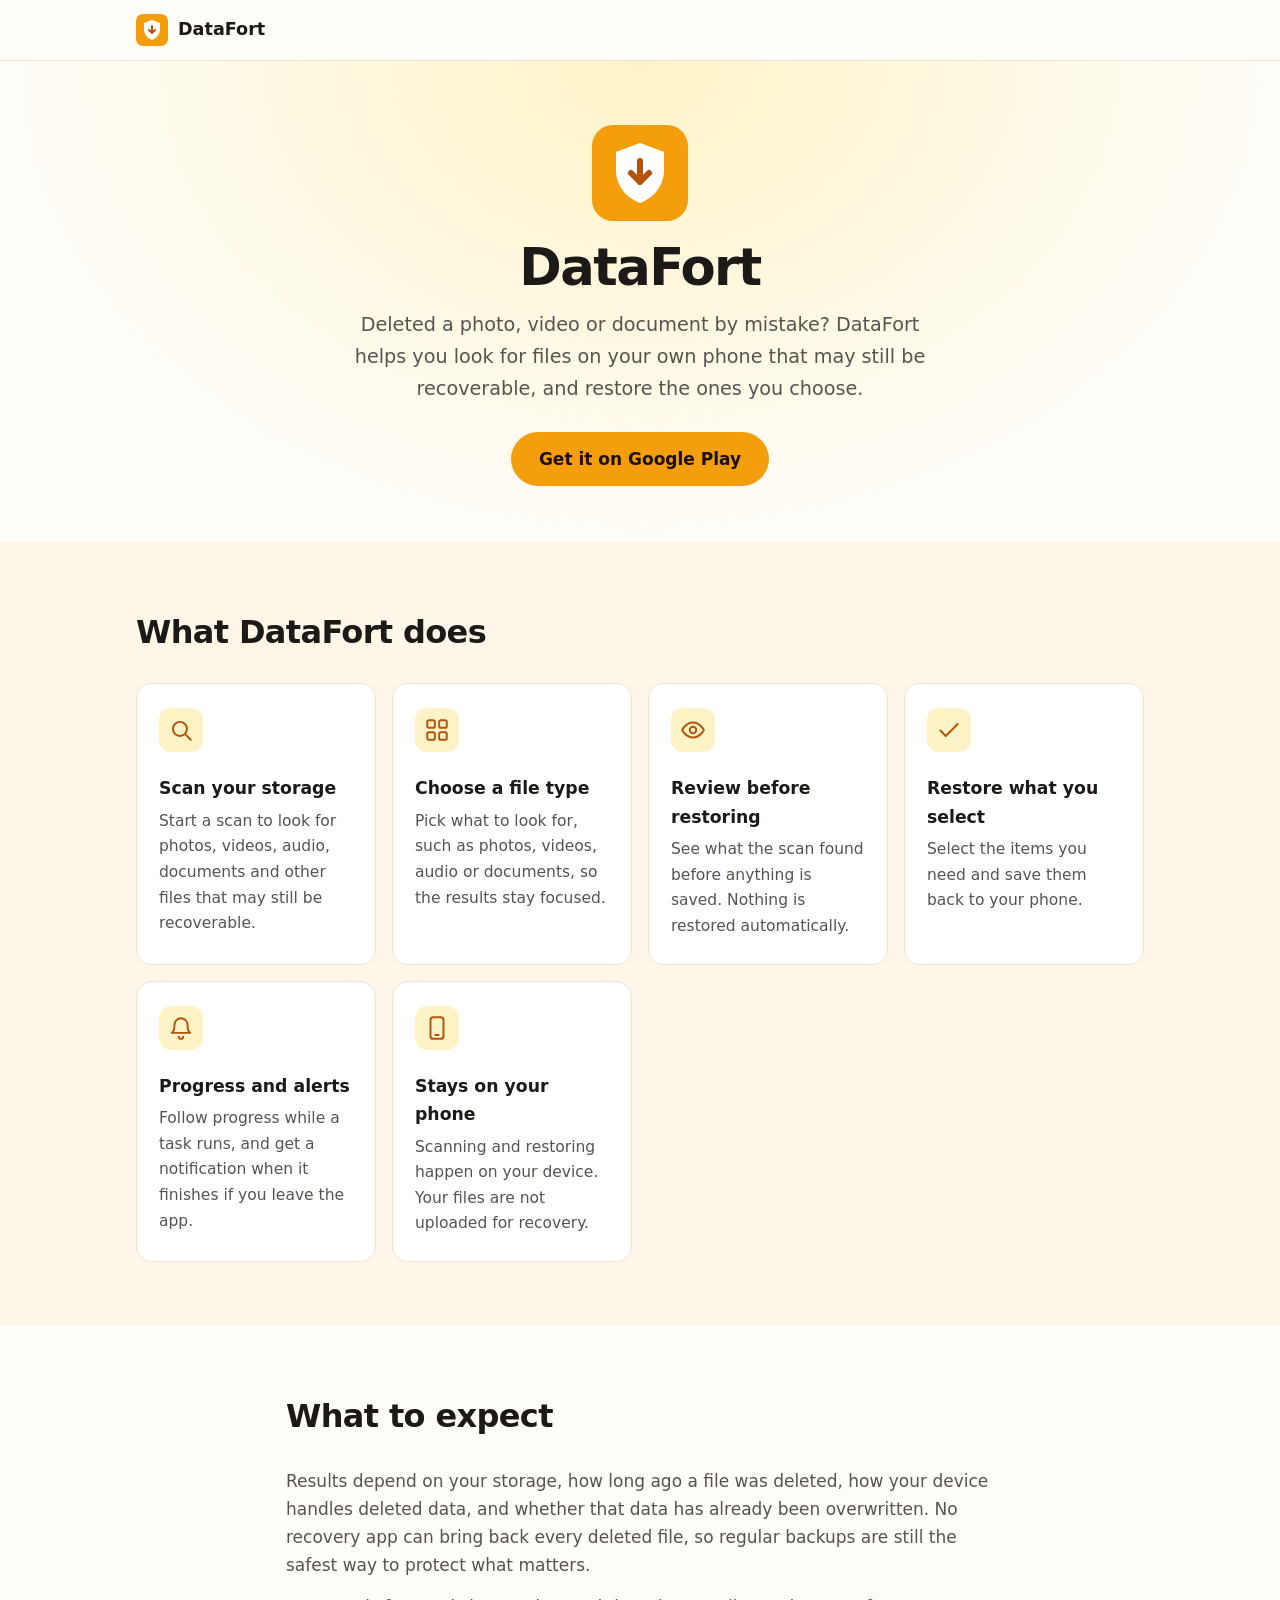
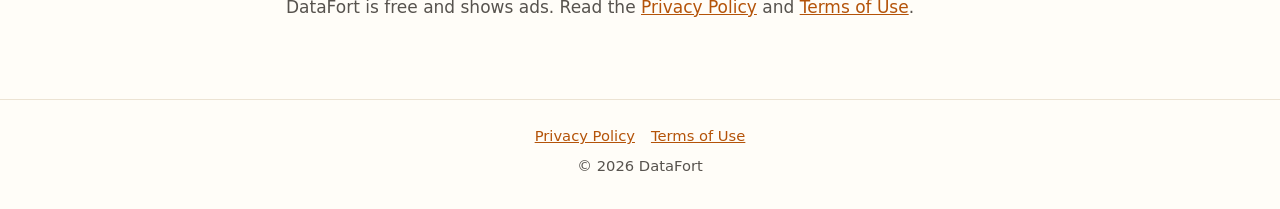
<file: index.html>
<!DOCTYPE html>
<html lang="en">
<head>
  <meta charset="utf-8">
  <meta name="viewport" content="width=device-width, initial-scale=1">
  <title>DataFort: Data Restore Helper for Android</title>
  <meta name="description" content="DataFort helps you scan your Android phone for files that may still be recoverable, review the results, and restore the items you choose. Processed on your device.">
  <meta name="color-scheme" content="light dark">
  <meta name="theme-color" content="#F59E0B">
  <link rel="canonical" href="https://nextsolutions774-dev.github.io/datafort/">
  <meta property="og:type" content="website">
  <meta property="og:site_name" content="DataFort">
  <meta property="og:title" content="DataFort: Data Restore Helper">
  <meta property="og:description" content="Scan your phone for files that may still be recoverable, then restore the items you select.">
  <meta property="og:url" content="https://nextsolutions774-dev.github.io/datafort/">
  <link rel="icon" href="favicon.svg" type="image/svg+xml">
  <link rel="stylesheet" href="style.css">
</head>
<body>
  <header class="site-header">
    <div class="container header-inner">
      <a class="brand" href="./"><img src="favicon.svg" width="32" height="32" alt="">DataFort</a>
    </div>
  </header>

  <main>
    <section class="hero">
      <div class="container">
        <img class="hero-icon" src="favicon.svg" width="96" height="96" alt="DataFort icon: a shield with a downward arrow">
        <h1>DataFort</h1>
        <p class="tagline">Deleted a photo, video or document by mistake? DataFort helps you look for files on your own phone that may still be recoverable, and restore the ones you choose.</p>
        <a class="button" href="https://play.google.com/store/apps/details?id=com.datario.virexa.datafort">Get it on Google Play</a>
      </div>
    </section>

    <section class="section alt" aria-labelledby="features">
      <div class="container">
        <h2 id="features">What DataFort does</h2>
        <div class="cards">
          <article class="card">
            <svg class="icon" viewBox="0 0 24 24" aria-hidden="true"><circle cx="11" cy="11" r="6.5"/><line x1="16" y1="16" x2="21" y2="21"/></svg>
            <h3>Scan your storage</h3>
            <p>Start a scan to look for photos, videos, audio, documents and other files that may still be recoverable.</p>
          </article>
          <article class="card">
            <svg class="icon" viewBox="0 0 24 24" aria-hidden="true"><rect x="3" y="3" width="7" height="7" rx="1.5"/><rect x="14" y="3" width="7" height="7" rx="1.5"/><rect x="3" y="14" width="7" height="7" rx="1.5"/><rect x="14" y="14" width="7" height="7" rx="1.5"/></svg>
            <h3>Choose a file type</h3>
            <p>Pick what to look for, such as photos, videos, audio or documents, so the results stay focused.</p>
          </article>
          <article class="card">
            <svg class="icon" viewBox="0 0 24 24" aria-hidden="true"><path d="M2 12s3.5-7 10-7 10 7 10 7-3.5 7-10 7S2 12 2 12z"/><circle cx="12" cy="12" r="3"/></svg>
            <h3>Review before restoring</h3>
            <p>See what the scan found before anything is saved. Nothing is restored automatically.</p>
          </article>
          <article class="card">
            <svg class="icon" viewBox="0 0 24 24" aria-hidden="true"><polyline points="4 12.5 9 17.5 20 6.5"/></svg>
            <h3>Restore what you select</h3>
            <p>Select the items you need and save them back to your phone.</p>
          </article>
          <article class="card">
            <svg class="icon" viewBox="0 0 24 24" aria-hidden="true"><path d="M6 9a6 6 0 0 1 12 0c0 6 2.5 7.5 2.5 7.5h-17S6 15 6 9z"/><path d="M10 20a2 2 0 0 0 4 0"/></svg>
            <h3>Progress and alerts</h3>
            <p>Follow progress while a task runs, and get a notification when it finishes if you leave the app.</p>
          </article>
          <article class="card">
            <svg class="icon" viewBox="0 0 24 24" aria-hidden="true"><rect x="6" y="2" width="12" height="20" rx="2.5"/><line x1="10.5" y1="18.5" x2="13.5" y2="18.5"/></svg>
            <h3>Stays on your phone</h3>
            <p>Scanning and restoring happen on your device. Your files are not uploaded for recovery.</p>
          </article>
        </div>
      </div>
    </section>

    <section class="section" aria-labelledby="expect">
      <div class="container narrow">
        <h2 id="expect">What to expect</h2>
        <p>Results depend on your storage, how long ago a file was deleted, how your device handles deleted data, and whether that data has already been overwritten. No recovery app can bring back every deleted file, so regular backups are still the safest way to protect what matters.</p>
        <p>DataFort is free and shows ads. Read the <a href="privacy-policy.html">Privacy Policy</a> and <a href="terms.html">Terms of Use</a>.</p>
      </div>
    </section>
  </main>

  <footer class="site-footer">
    <div class="container">
      <p><a href="privacy-policy.html">Privacy Policy</a><a href="terms.html">Terms of Use</a></p>
      <p>© 2026 DataFort</p>
    </div>
  </footer>
</body>
</html>
</file>
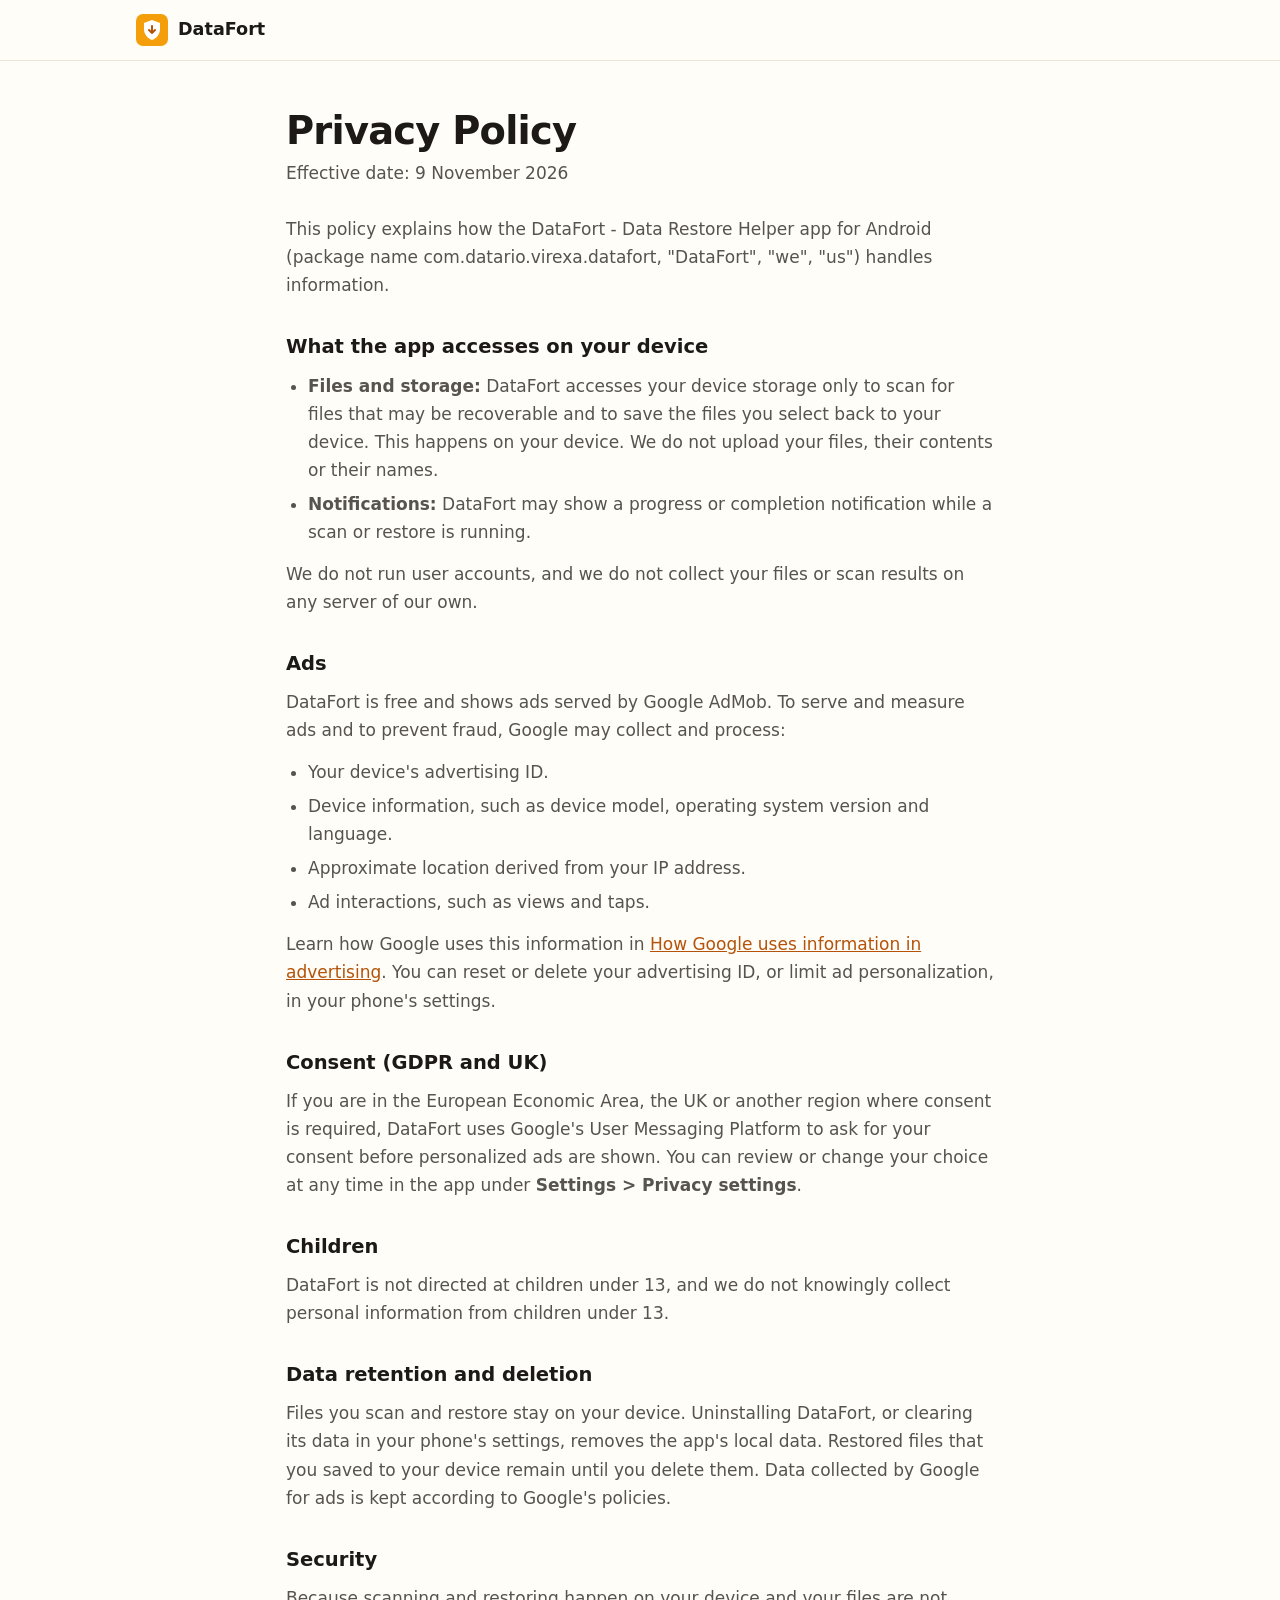
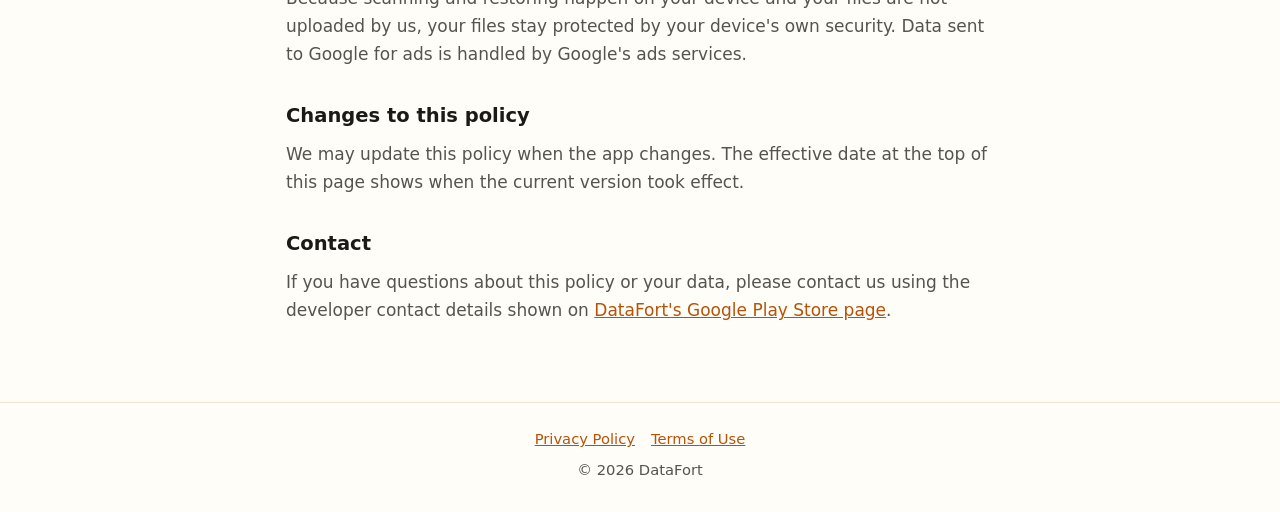
<file: privacy-policy.html>
<!DOCTYPE html>
<html lang="en">
<head>
  <meta charset="utf-8">
  <meta name="viewport" content="width=device-width, initial-scale=1">
  <title>DataFort Privacy Policy</title>
  <meta name="description" content="How the DataFort Android app handles your information: on-device file scanning and restoring, Google AdMob ads, consent choices, children, and data deletion.">
  <meta name="color-scheme" content="light dark">
  <meta name="theme-color" content="#F59E0B">
  <link rel="canonical" href="https://nextsolutions774-dev.github.io/datafort/privacy-policy.html">
  <meta property="og:type" content="article">
  <meta property="og:site_name" content="DataFort">
  <meta property="og:title" content="DataFort Privacy Policy">
  <meta property="og:description" content="What the DataFort app does with your information.">
  <meta property="og:url" content="https://nextsolutions774-dev.github.io/datafort/privacy-policy.html">
  <link rel="icon" href="favicon.svg" type="image/svg+xml">
  <link rel="stylesheet" href="style.css">
</head>
<body>
  <header class="site-header">
    <div class="container header-inner">
      <a class="brand" href="./"><img src="favicon.svg" width="32" height="32" alt="">DataFort</a>
    </div>
  </header>

  <main class="doc">
    <div class="container narrow">
      <h1>Privacy Policy</h1>
      <p class="updated">Effective date: 9 November 2026</p>

      <p>This policy explains how the DataFort - Data Restore Helper app for Android (package name com.datario.virexa.datafort, "DataFort", "we", "us") handles information.</p>

      <h2 id="device">What the app accesses on your device</h2>
      <ul>
        <li><strong>Files and storage:</strong> DataFort accesses your device storage only to scan for files that may be recoverable and to save the files you select back to your device. This happens on your device. We do not upload your files, their contents or their names.</li>
        <li><strong>Notifications:</strong> DataFort may show a progress or completion notification while a scan or restore is running.</li>
      </ul>
      <p>We do not run user accounts, and we do not collect your files or scan results on any server of our own.</p>

      <h2 id="ads">Ads</h2>
      <p>DataFort is free and shows ads served by Google AdMob. To serve and measure ads and to prevent fraud, Google may collect and process:</p>
      <ul>
        <li>Your device's advertising ID.</li>
        <li>Device information, such as device model, operating system version and language.</li>
        <li>Approximate location derived from your IP address.</li>
        <li>Ad interactions, such as views and taps.</li>
      </ul>
      <p>Learn how Google uses this information in <a href="https://policies.google.com/technologies/ads">How Google uses information in advertising</a>. You can reset or delete your advertising ID, or limit ad personalization, in your phone's settings.</p>

      <h2 id="consent">Consent (GDPR and UK)</h2>
      <p>If you are in the European Economic Area, the UK or another region where consent is required, DataFort uses Google's User Messaging Platform to ask for your consent before personalized ads are shown. You can review or change your choice at any time in the app under <strong>Settings &gt; Privacy settings</strong>.</p>

      <h2 id="children">Children</h2>
      <p>DataFort is not directed at children under 13, and we do not knowingly collect personal information from children under 13.</p>

      <h2 id="retention">Data retention and deletion</h2>
      <p>Files you scan and restore stay on your device. Uninstalling DataFort, or clearing its data in your phone's settings, removes the app's local data. Restored files that you saved to your device remain until you delete them. Data collected by Google for ads is kept according to Google's policies.</p>

      <h2 id="security">Security</h2>
      <p>Because scanning and restoring happen on your device and your files are not uploaded by us, your files stay protected by your device's own security. Data sent to Google for ads is handled by Google's ads services.</p>

      <h2 id="changes">Changes to this policy</h2>
      <p>We may update this policy when the app changes. The effective date at the top of this page shows when the current version took effect.</p>

      <h2 id="contact">Contact</h2>
      <p>If you have questions about this policy or your data, please contact us using the developer contact details shown on <a href="https://play.google.com/store/apps/details?id=com.datario.virexa.datafort">DataFort's Google Play Store page</a>.</p>
    </div>
  </main>

  <footer class="site-footer">
    <div class="container">
      <p><a href="privacy-policy.html">Privacy Policy</a><a href="terms.html">Terms of Use</a></p>
      <p>© 2026 DataFort</p>
    </div>
  </footer>
</body>
</html>
</file>
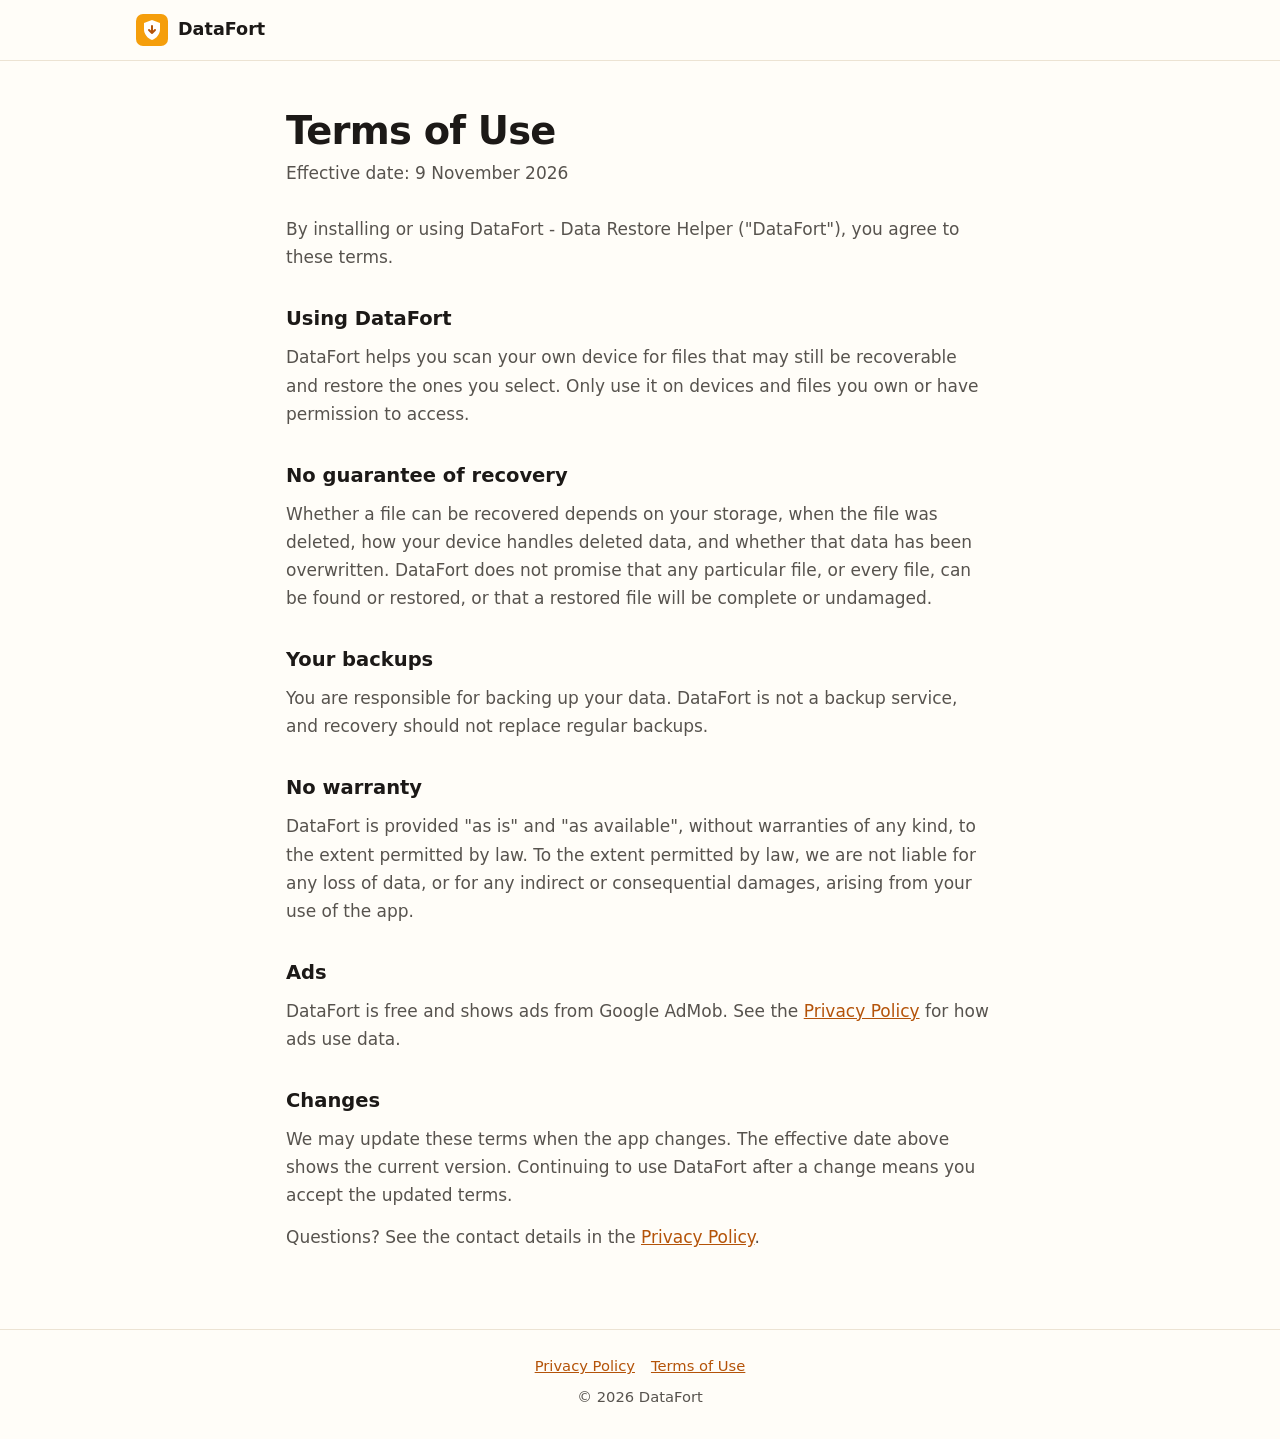
<file: terms.html>
<!DOCTYPE html>
<html lang="en">
<head>
  <meta charset="utf-8">
  <meta name="viewport" content="width=device-width, initial-scale=1">
  <title>DataFort Terms of Use</title>
  <meta name="description" content="Terms of use for the DataFort - Data Restore Helper Android app.">
  <meta name="color-scheme" content="light dark">
  <meta name="theme-color" content="#F59E0B">
  <link rel="canonical" href="https://nextsolutions774-dev.github.io/datafort/terms.html">
  <meta property="og:type" content="article">
  <meta property="og:site_name" content="DataFort">
  <meta property="og:title" content="DataFort Terms of Use">
  <meta property="og:description" content="Plain terms of use for the DataFort app.">
  <meta property="og:url" content="https://nextsolutions774-dev.github.io/datafort/terms.html">
  <link rel="icon" href="favicon.svg" type="image/svg+xml">
  <link rel="stylesheet" href="style.css">
</head>
<body>
  <header class="site-header">
    <div class="container header-inner">
      <a class="brand" href="./"><img src="favicon.svg" width="32" height="32" alt="">DataFort</a>
    </div>
  </header>

  <main class="doc">
    <div class="container narrow">
      <h1>Terms of Use</h1>
      <p class="updated">Effective date: 9 November 2026</p>

      <p>By installing or using DataFort - Data Restore Helper ("DataFort"), you agree to these terms.</p>

      <h2 id="use">Using DataFort</h2>
      <p>DataFort helps you scan your own device for files that may still be recoverable and restore the ones you select. Only use it on devices and files you own or have permission to access.</p>

      <h2 id="results">No guarantee of recovery</h2>
      <p>Whether a file can be recovered depends on your storage, when the file was deleted, how your device handles deleted data, and whether that data has been overwritten. DataFort does not promise that any particular file, or every file, can be found or restored, or that a restored file will be complete or undamaged.</p>

      <h2 id="backups">Your backups</h2>
      <p>You are responsible for backing up your data. DataFort is not a backup service, and recovery should not replace regular backups.</p>

      <h2 id="warranty">No warranty</h2>
      <p>DataFort is provided "as is" and "as available", without warranties of any kind, to the extent permitted by law. To the extent permitted by law, we are not liable for any loss of data, or for any indirect or consequential damages, arising from your use of the app.</p>

      <h2 id="ads">Ads</h2>
      <p>DataFort is free and shows ads from Google AdMob. See the <a href="privacy-policy.html">Privacy Policy</a> for how ads use data.</p>

      <h2 id="changes">Changes</h2>
      <p>We may update these terms when the app changes. The effective date above shows the current version. Continuing to use DataFort after a change means you accept the updated terms.</p>

      <p>Questions? See the contact details in the <a href="privacy-policy.html#contact">Privacy Policy</a>.</p>
    </div>
  </main>

  <footer class="site-footer">
    <div class="container">
      <p><a href="privacy-policy.html">Privacy Policy</a><a href="terms.html">Terms of Use</a></p>
      <p>© 2026 DataFort</p>
    </div>
  </footer>
</body>
</html>
</file>
<file: style.css>
:root {
  --bg: #fffdf8;
  --bg-alt: #fdf6e9;
  --surface: #ffffff;
  --text: #1c1917;
  --muted: #57534e;
  --border: #ece3d3;
  --accent: #b45309;
  --accent-soft: #fef3c7;
  --brand: #f59e0b;
  --on-brand: #1c1102;
}

@media (prefers-color-scheme: dark) {
  :root {
    --bg: #14110d;
    --bg-alt: #1c1813;
    --surface: #24201a;
    --text: #f5f0e8;
    --muted: #b8afa3;
    --border: #3a3329;
    --accent: #fbbf24;
    --accent-soft: #3d2c0b;
  }
}

* { box-sizing: border-box; }

body {
  margin: 0;
  font-family: system-ui, -apple-system, "Segoe UI", Roboto, "Helvetica Neue", Arial, sans-serif;
  font-size: 17px;
  line-height: 1.65;
  color: var(--text);
  background: var(--bg);
  overflow-wrap: anywhere;
}

a { color: var(--accent); }

.container { max-width: 1040px; margin: 0 auto; padding: 0 16px; }
.narrow { max-width: 740px; }

/* Header */
.site-header { border-bottom: 1px solid var(--border); }
.header-inner { display: flex; align-items: center; min-height: 60px; }
.brand {
  display: inline-flex;
  align-items: center;
  gap: 10px;
  font-weight: 800;
  font-size: 1.1rem;
  color: var(--text);
  text-decoration: none;
}
.brand img { width: 32px; height: 32px; }

/* Hero */
.hero {
  padding: 64px 0 56px;
  text-align: center;
  background: radial-gradient(ellipse at top, var(--accent-soft), transparent 70%), var(--bg);
}
.hero-icon { width: 96px; height: 96px; margin: 0 auto 18px; display: block; }
.hero h1 {
  margin: 0 0 14px;
  font-size: clamp(2rem, 7vw, 3.2rem);
  line-height: 1.1;
  letter-spacing: -0.03em;
}
.tagline {
  margin: 0 auto 28px;
  max-width: 580px;
  font-size: clamp(1.05rem, 2.6vw, 1.2rem);
  color: var(--muted);
}
.button {
  display: inline-block;
  padding: 13px 28px;
  border-radius: 999px;
  background: var(--brand);
  color: var(--on-brand);
  font-weight: 700;
  text-decoration: none;
}
.button:hover, .button:focus-visible { filter: brightness(1.06); }

/* Sections */
.section { padding: 64px 0; }
.section.alt { background: var(--bg-alt); }
.section h2 {
  margin: 0 0 24px;
  font-size: clamp(1.5rem, 4.5vw, 2rem);
  letter-spacing: -0.02em;
}
.section p { color: var(--muted); margin: 0 0 14px; }

/* Cards */
.cards {
  display: grid;
  grid-template-columns: repeat(auto-fit, minmax(240px, 1fr));
  gap: 16px;
}
.card {
  background: var(--surface);
  border: 1px solid var(--border);
  border-radius: 16px;
  padding: 24px 22px;
}
.card h3 { margin: 14px 0 6px; font-size: 1.08rem; }
.card p { margin: 0; font-size: 0.97rem; }
.icon {
  width: 44px;
  height: 44px;
  padding: 9px;
  border-radius: 12px;
  background: var(--accent-soft);
  stroke: var(--accent);
  fill: none;
  stroke-width: 1.8;
  stroke-linecap: round;
  stroke-linejoin: round;
}

/* Long-form pages */
.doc { padding: 48px 0 64px; }
.doc h1 { margin: 0 0 6px; font-size: clamp(1.8rem, 6vw, 2.4rem); line-height: 1.15; letter-spacing: -0.02em; }
.doc .updated { margin: 0 0 28px; color: var(--muted); }
.doc h2 { margin: 32px 0 8px; font-size: 1.22rem; }
.doc p, .doc li { color: var(--muted); }
.doc p { margin: 0 0 14px; }
.doc ul { margin: 0 0 14px; padding-left: 22px; }
.doc li { margin-bottom: 6px; }
/* 404 */
.notfound { padding: 96px 0; text-align: center; }
.notfound h1 { margin: 0; font-size: clamp(3rem, 14vw, 5rem); color: var(--accent); }
.notfound p { color: var(--muted); margin: 8px 0 28px; }

/* Footer */
.site-footer { border-top: 1px solid var(--border); padding: 24px 0; text-align: center; }
.site-footer p { margin: 0 0 6px; color: var(--muted); font-size: 0.92rem; }
.site-footer a { margin: 0 8px; }
</file>
